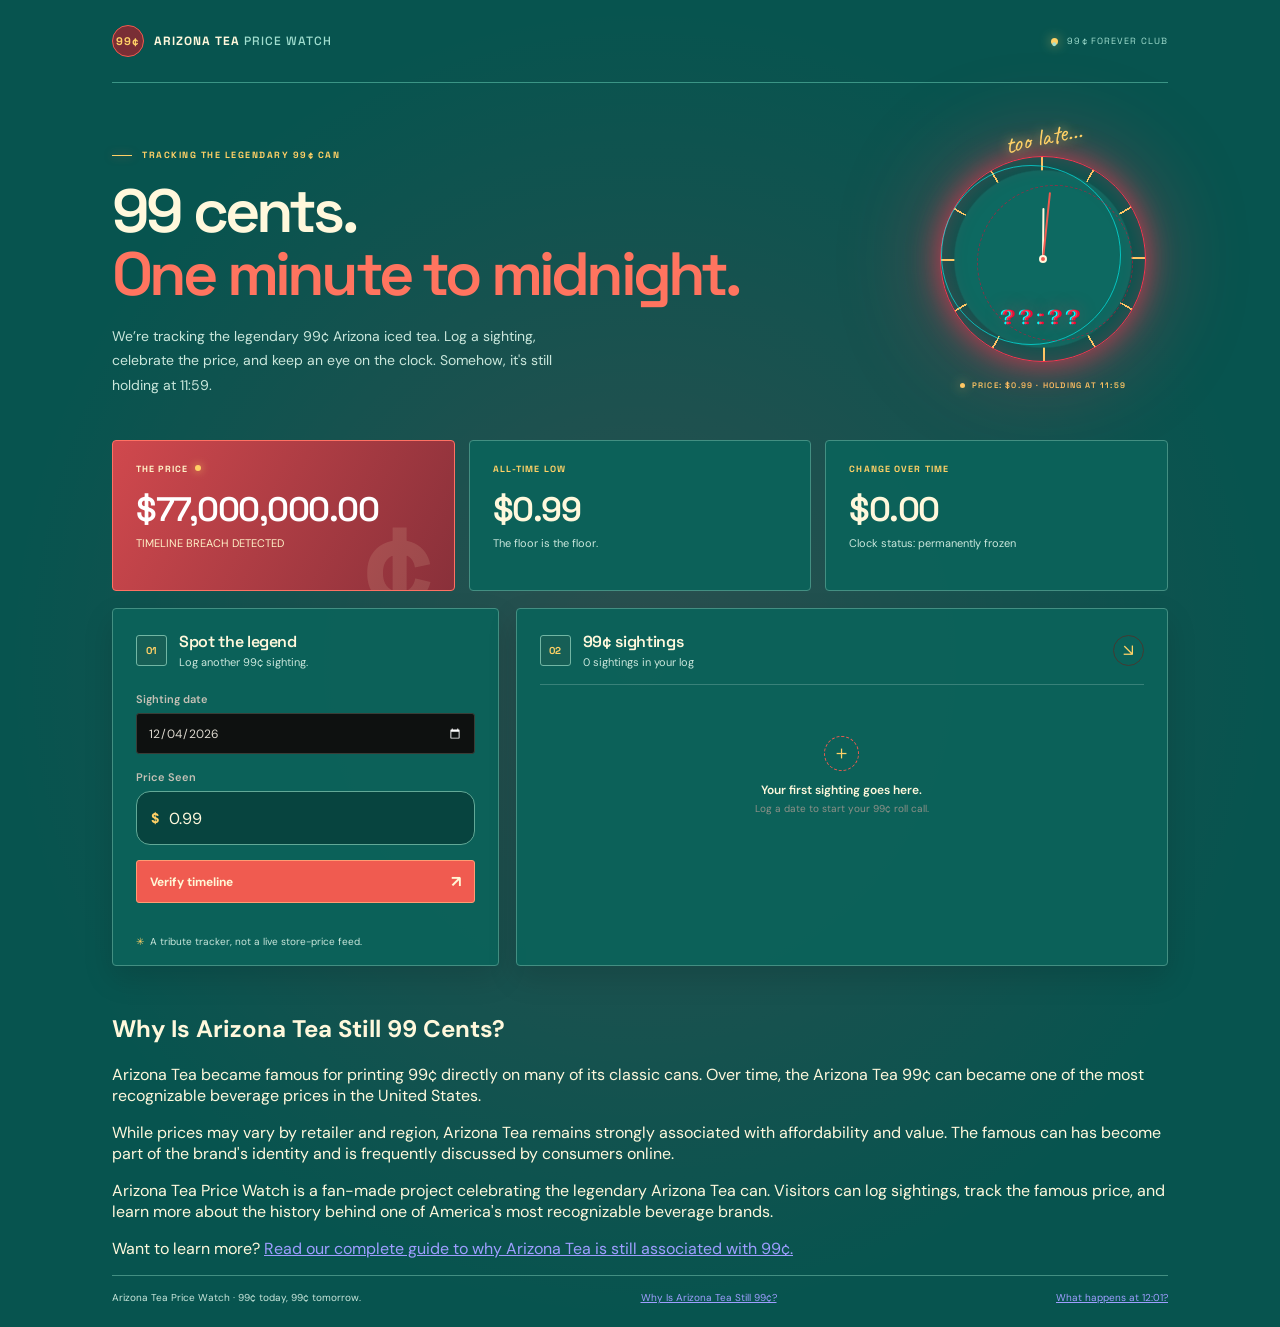
<file: index.html>
<!doctype html>
<html lang="en">
  <head>
    <script type="application/ld+json">
{
  "@context":"https://schema.org",
  "@type":"WebSite",
  "name":"Arizona Tea Price Watch",
  "url":"https://arizonateadoomsdayclock.com/",
  "description":"A fan-made project celebrating the legendary Arizona Tea 99 cent can."
}
</script>
    <link
  href="https://fonts.googleapis.com/css2?family=Caveat:wght@700&display=swap"
  rel="stylesheet">
    <meta charset="utf-8" />
    <meta name="viewport" content="width=device-width, initial-scale=1" />
    <meta
  name="description"
  content="Arizona Tea Price Watch tracks the legendary 99¢ Arizona Iced Tea can. Log sightings, celebrate the famous price, and discover the hidden 12:01 timeline."
/>
    <meta
  name="keywords"
  content="Arizona Tea, Arizona Tea 99 cents, Arizona Tea price, Arizona Tea price watch, Arizona Tea tracker, Arizona Iced Tea, Arizona Tea inflation"
/>
    <meta name="theme-color" content="#073c3b" />
   <title>Arizona Tea Price Watch | Tracking the Legendary 99¢ Can</title>
    <link rel="preconnect" href="https://fonts.googleapis.com" />
    <link rel="preconnect" href="https://fonts.gstatic.com" crossorigin />
    <link
      href="https://fonts.googleapis.com/css2?family=DM+Sans:wght@400;500;600;700&family=Space+Grotesk:wght@400;500;600;700&display=swap"
      rel="stylesheet"
    />
    <link rel="stylesheet" href="styles.css" />
    <link rel="stylesheet" href="arizona-theme.css" />
    <script src="app.js" defer></script>
  </head>
  <body>
    <main class="page-shell">
      <header class="topbar">
        <a class="brand" href="index.html" aria-label="Arizona Tea Price Watch home">
  <span class="brand-mark" aria-hidden="true">99¢</span>
  <span>ARIZONA TEA <span class="brand-light">PRICE WATCH</span></span>
</a>
        <span class="privacy-note"><span aria-hidden="true">●</span> 99¢ FOREVER CLUB</span>
      </header>

      <section class="intro" aria-labelledby="page-title">
        <div class="intro-copyblock">
          <p class="eyebrow">
  <span class="eyebrow-line"></span>
  TRACKING THE LEGENDARY 99¢ CAN
</p>
          <h1 id="page-title">
  99 cents.<br />
  <span>One minute to midnight.</span>
</h1>
          <p class="intro-copy">
            We’re tracking the legendary 99¢ Arizona iced tea. Log a sighting,
celebrate the price, and keep an eye on the clock. Somehow, it's still holding at 11:59.
          </p>
        </div>
        <figure
          class="clock-motif"
          aria-label="Decorative clock permanently frozen at 11:59; click it for a silly fictional after-midnight timeline."
        >
          <a
  class="clock-easter-egg"
  href="midnight.html"
  aria-label="Decorative clock"
>
            <div class="clock-face" aria-hidden="true">
              <span class="clock-hand clock-hand-hour"></span>
              <span class="clock-hand clock-hand-minute"></span>
              <span class="clock-center"></span>
              <span class="clock-time">11:59</span>
            </div>
<div
  class="clock-whisper"
  id="clock-whisper"
>
  click me...
</div>
          </a>
          <figcaption>
  <span class="warning-light"></span>
  PRICE: $0.99 · HOLDING AT 11:59
</figcaption>
        </figure>
      </section>

      <section class="dashboard" aria-label="Arizona iced tea 99-cent price tracker">
        <div class="summary-grid" aria-live="polite">
          <article class="summary-card current-card">
            <div class="summary-label">THE PRICE <span class="live-dot" aria-hidden="true"></span></div>
            <p class="summary-value" id="latest-price">$0.99</p>
            <p class="summary-foot" id="latest-date">The legendary price. Still standing.</p>
            <span class="card-decoration" aria-hidden="true">¢</span>
          </article>
          <article class="summary-card">
            <div class="summary-label">ALL-TIME LOW</div>
            <p class="summary-value" id="lowest-price">$0.99</p>
            <p class="summary-foot" id="lowest-date">The floor is the floor.</p>
          </article>
          <article class="summary-card">
            <div class="summary-label">CHANGE OVER TIME</div>
            <p class="summary-value" id="price-change">$0.00</p>
            <p class="summary-foot" id="change-caption">Clock status: permanently frozen</p>
          </article>
        </div>

        <div class="content-grid">
          <section class="panel add-panel" aria-labelledby="add-title">
            <div class="panel-heading">
              <span class="step-number">01</span>
              <div>
                <h2 id="add-title">Spot the legend</h2>
                <p>Log another 99¢ sighting.</p>
              </div>
            </div>
            <form id="price-form">
              <label for="entry-date">Sighting date</label>
              <input id="entry-date" name="date" type="date" required />
              <label for="entry-price">
  Price Seen
</label>

<div class="price-input-wrap">

  <span class="price-prefix">
    $
  </span>

  <input
    id="entry-price"
    name="price"
    type="number"
    step="0.01"
    min="0.99"
    value="0.99"
    required
  />

</div>
              <button class="submit-button" type="submit">
                Verify timeline <span aria-hidden="true">↗</span>
              </button>
              <p class="form-message" id="form-message" role="status" aria-live="polite"></p>
            </form>
            <div class="tiny-note"><span aria-hidden="true">✳</span> A tribute tracker, not a live store-price feed.</div>
          </section>

          <section class="panel history-panel" aria-labelledby="history-title">
            <div class="history-heading">
              <div class="panel-heading">
                <span class="step-number">02</span>
                <div>
                  <h2 id="history-title">99¢ sightings</h2>
                  <p id="entry-count">Your sightings, saved on this device.</p>
                </div>
              </div>
              <span class="history-icon" aria-hidden="true">↘</span>
            </div>
            <div class="history-list" id="history-list">
              <div class="empty-state">
                <span class="empty-icon" aria-hidden="true">＋</span>
                <p>Your first sighting goes here.</p>
                <span>Log a date to start your 99¢ roll call.</span>
              </div>
            </div>
          </section>
        </div>
      </section>
<section class="seo-section">

  <h2>
    Why Is Arizona Tea Still 99 Cents?
  </h2>

  <p>
    Arizona Tea became famous for printing 99¢ directly on many of its
    classic cans. Over time, the Arizona Tea 99¢ can became one of the
    most recognizable beverage prices in the United States.
  </p>

  <p>
    While prices may vary by retailer and region, Arizona Tea remains
    strongly associated with affordability and value. The famous can has
    become part of the brand's identity and is frequently discussed by
    consumers online.
  </p>

  <p>
    Arizona Tea Price Watch is a fan-made project celebrating the
    legendary Arizona Tea can. Visitors can log sightings, track the
    famous price, and learn more about the history behind one of
    America's most recognizable beverage brands.
  </p>

  <p>
    Want to learn more?
    <a href="why-is-arizona-tea-still-99-cents.html">
      Read our complete guide to why Arizona Tea is still associated
      with 99¢.
    </a>
  </p>

</section>
<footer class="footer">

  <span>
    Arizona Tea Price Watch · 99¢ today, 99¢ tomorrow.
  </span>

  <span>
    <a href="why-is-arizona-tea-still-99-cents.html">
      Why Is Arizona Tea Still 99¢?
    </a>
  </span>

  <span>
    <a href="midnight.html">
      What happens at 12:01?
    </a>
  </span>

</footer>
    </main>
  </body>
</html>
</file>
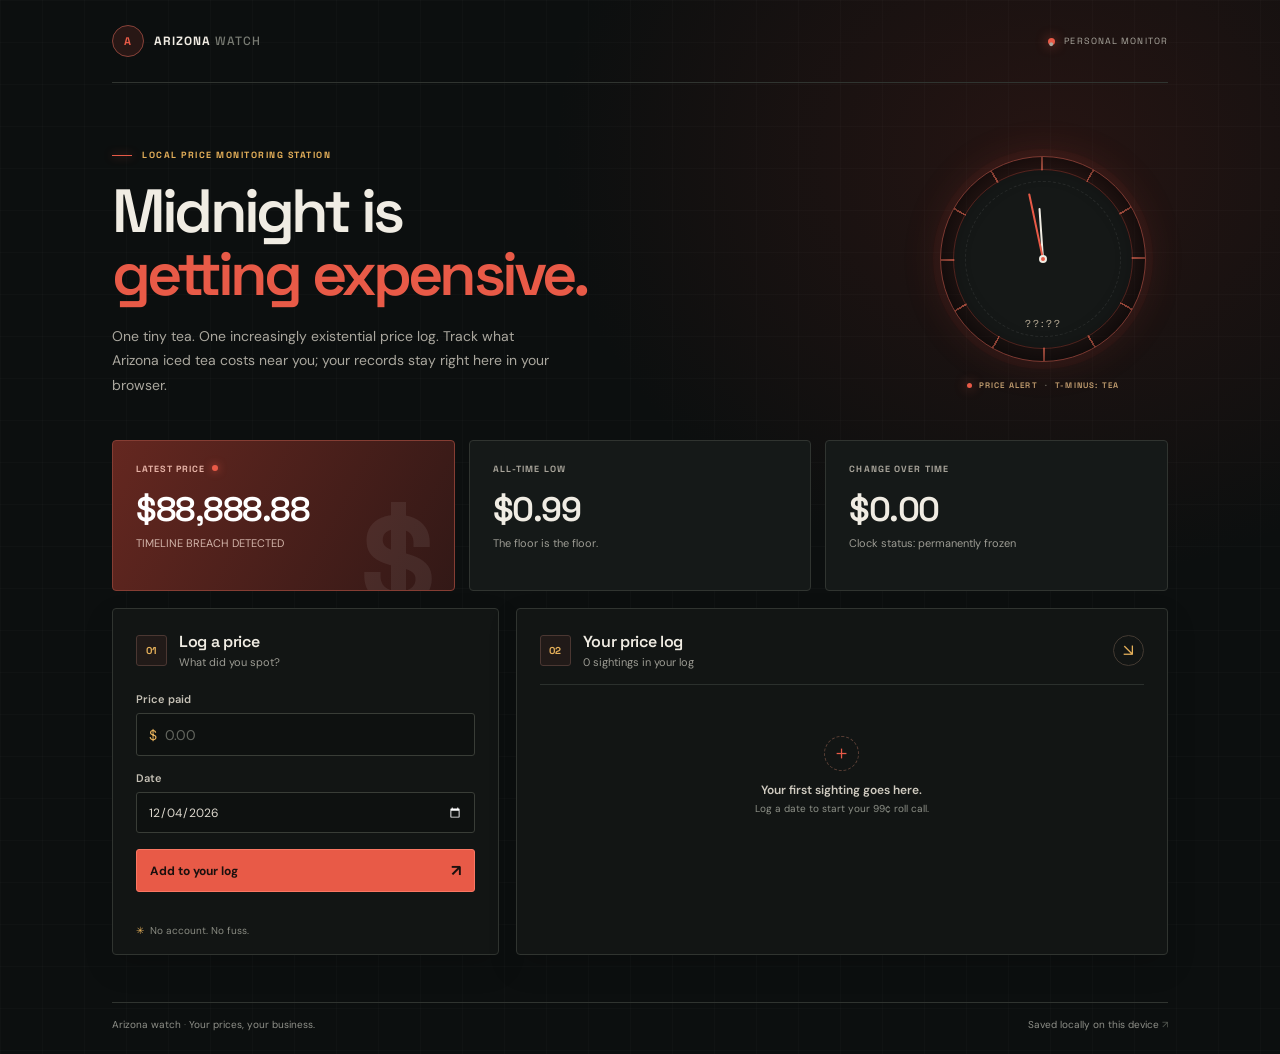
<file: index (5).html>
<!doctype html>
<html lang="en">
  <head>
    <meta charset="utf-8" />
    <meta name="viewport" content="width=device-width, initial-scale=1" />
    <meta
      name="description"
      content="A simple personal tracker for the price of Arizona iced tea."
    />
    <meta name="theme-color" content="#0c0f0f" />
    <title>Arizona Watch — Price Monitor</title>
    <link rel="preconnect" href="https://fonts.googleapis.com" />
    <link rel="preconnect" href="https://fonts.gstatic.com" crossorigin />
    <link
      href="https://fonts.googleapis.com/css2?family=DM+Sans:wght@400;500;600;700&family=Space+Grotesk:wght@400;500;600;700&display=swap"
      rel="stylesheet"
    />
    <link rel="stylesheet" href="styles.css" />
    <script src="app.js" defer></script>
  </head>
  <body>
    <main class="page-shell">
      <header class="topbar">
        <a class="brand" href="#" aria-label="Arizona Price Tracker home">
          <span class="brand-mark" aria-hidden="true">A<span>W</span></span>
          <span>ARIZONA <span class="brand-light">WATCH</span></span>
        </a>
        <span class="privacy-note"><span aria-hidden="true">●</span> PERSONAL MONITOR</span>
      </header>

      <section class="intro" aria-labelledby="page-title">
        <div class="intro-copyblock">
          <p class="eyebrow"><span class="eyebrow-line"></span> LOCAL PRICE MONITORING STATION</p>
          <h1 id="page-title">Midnight is<br /><span>getting expensive.</span></h1>
          <p class="intro-copy">
            One tiny tea. One increasingly existential price log. Track what Arizona
            iced tea costs near you; your records stay right here in your browser.
          </p>
        </div>
        <figure
          class="clock-motif"
          aria-label="Decorative clock set close to midnight; it does not display a real countdown."
        >
          <div class="clock-face" aria-hidden="true">
            <span class="clock-hand clock-hand-hour"></span>
            <span class="clock-hand clock-hand-minute"></span>
            <span class="clock-center"></span>
            <span class="clock-time">11:58</span>
          </div>
          <figcaption><span class="warning-light"></span> PRICE ALERT <span>·</span> T-MINUS: TEA</figcaption>
        </figure>
      </section>

      <section class="dashboard" aria-label="Arizona iced tea price tracker">
        <div class="summary-grid" aria-live="polite">
          <article class="summary-card current-card">
            <div class="summary-label">LATEST PRICE <span class="live-dot"></span></div>
            <p class="summary-value" id="latest-price">—</p>
            <p class="summary-foot" id="latest-date">Waiting for your first entry</p>
            <span class="card-decoration" aria-hidden="true">$</span>
          </article>
          <article class="summary-card">
            <div class="summary-label">ALL-TIME LOW</div>
            <p class="summary-value" id="lowest-price">—</p>
            <p class="summary-foot" id="lowest-date">Your best find so far</p>
          </article>
          <article class="summary-card">
            <div class="summary-label">CHANGE OVER TIME</div>
            <p class="summary-value" id="price-change">—</p>
            <p class="summary-foot" id="change-caption">From your first entry</p>
          </article>
        </div>

        <div class="content-grid">
          <section class="panel add-panel" aria-labelledby="add-title">
            <div class="panel-heading">
              <span class="step-number">01</span>
              <div>
                <h2 id="add-title">Log a price</h2>
                <p>What did you spot?</p>
              </div>
            </div>
            <form id="price-form">
              <label for="price">Price paid</label>
              <div class="price-input-wrap">
                <span aria-hidden="true">$</span>
                <input
                  id="price"
                  name="price"
                  type="number"
                  inputmode="decimal"
                  min="0.01"
                  max="9999.99"
                  step="0.01"
                  placeholder="0.00"
                  required
                />
              </div>
              <label for="entry-date">Date</label>
              <input id="entry-date" name="date" type="date" required />
              <button class="submit-button" type="submit">
                Add to your log <span aria-hidden="true">↗</span>
              </button>
              <p class="form-message" id="form-message" role="status" aria-live="polite"></p>
            </form>
            <div class="tiny-note"><span aria-hidden="true">✳</span> No account. No fuss.</div>
          </section>

          <section class="panel history-panel" aria-labelledby="history-title">
            <div class="history-heading">
              <div class="panel-heading">
                <span class="step-number">02</span>
                <div>
                  <h2 id="history-title">Your price log</h2>
                  <p id="entry-count">The little things add up.</p>
                </div>
              </div>
              <span class="history-icon" aria-hidden="true">↘</span>
            </div>
            <div class="history-list" id="history-list">
              <div class="empty-state">
                <span class="empty-icon" aria-hidden="true">＋</span>
                <p>Your first price goes here.</p>
                <span>Log a bottle or can to get started.</span>
              </div>
            </div>
          </section>
        </div>
      </section>

      <footer class="footer">
        <span>Arizona watch <span aria-hidden="true">·</span> Your prices, your business.</span>
        <span>Saved locally on this device <span aria-hidden="true">↗</span></span>
      </footer>
    </main>
  </body>
</html>
</file>
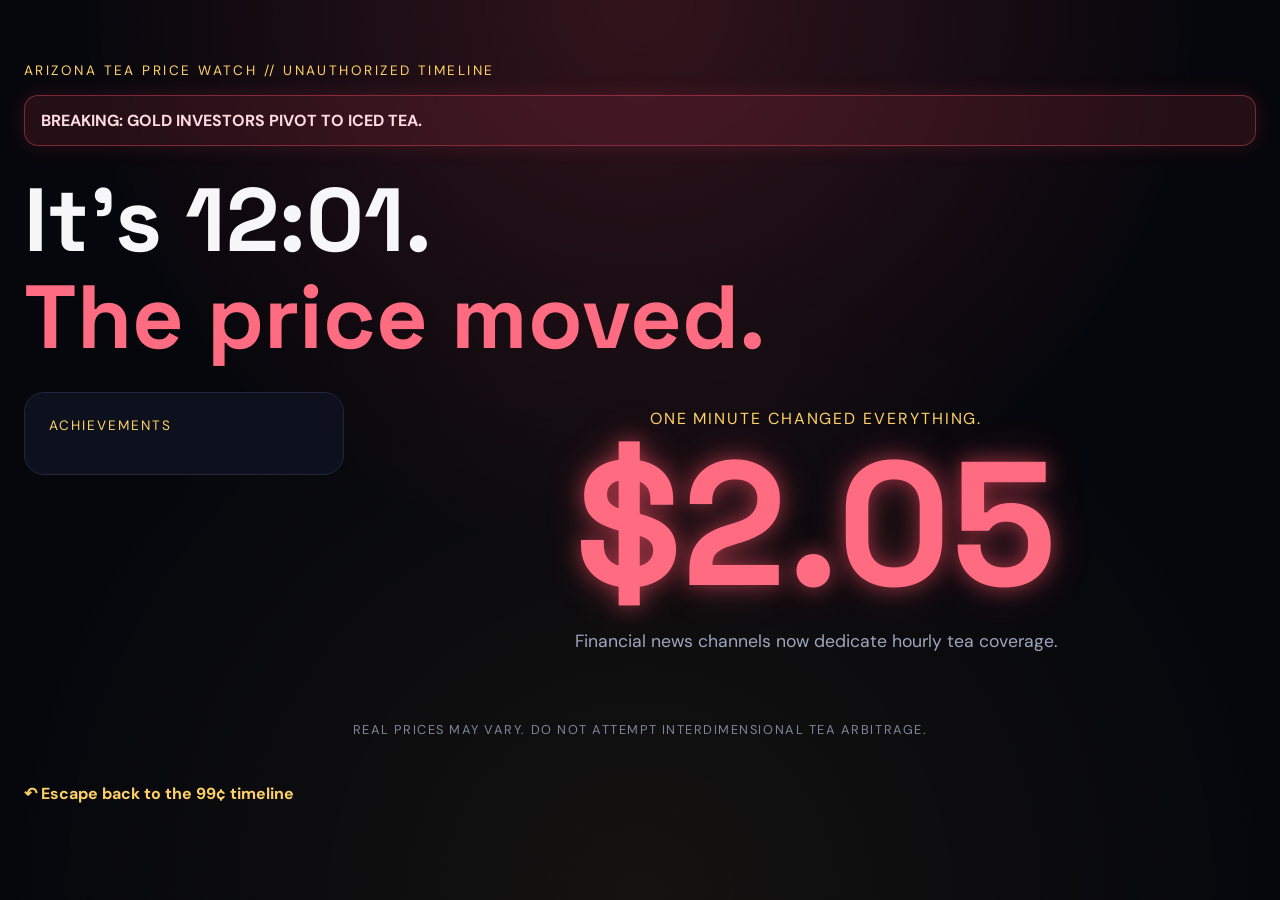
<file: midnight.html>
<!doctype html>
<html lang="en">
<head>
  <meta charset="utf-8">
  <meta name="viewport" content="width=device-width,initial-scale=1">

  <meta
    name="description"
    content="A fictional alternate timeline where the Arizona Tea price finally changed. Secret page unlocked from the Arizona Tea Price Watch clock."
  >

  <meta
    name="keywords"
    content="Arizona Tea, Arizona Tea price, Arizona Tea 99 cent can, Arizona Tea inflation, Arizona Tea Price Watch, Arizona Tea tracker"
  >

  <meta property="og:title" content="Arizona Tea Price Watch | Unauthorized Timeline">
  <meta property="og:description" content="A fictional alternate timeline where the Arizona Tea price finally changed.">
  <meta property="og:type" content="website">

  <title>Arizona Tea Price Watch | Unauthorized Timeline</title>

  <link rel="preconnect" href="https://fonts.googleapis.com">
  <link rel="preconnect" href="https://fonts.gstatic.com" crossorigin>

  <link
    href="https://fonts.googleapis.com/css2?family=DM+Sans:wght@400;500;700&family=Space+Grotesk:wght@400;500;700&display=swap"
    rel="stylesheet"
  >

  <link rel="stylesheet" href="midnight.css">
</head>

<body>

<main class="nightmare">

  <p class="eyebrow">
    ARIZONA TEA PRICE WATCH // UNAUTHORIZED TIMELINE
  </p>

  <div
    id="news-ticker"
    class="headline-ticker"
  >
    BREAKING: Arizona Tea surpasses gold.
  </div>

  <h1>
    It's 12:01.<br>
    <span>The price moved.</span>
  </h1>

  <div class="apocalypse-grid">

    <aside class="side-panel">

      <div class="achievement-title">
        ACHIEVEMENTS
      </div>

      <div
        id="achievements"
        class="achievement-list"
      ></div>

    </aside>

    <section class="price-column">

      <p
        class="warning"
        id="warning"
      >
        The Arizona Tea price is no longer stable.
      </p>

      <div
        class="price-display"
        id="chaos-price"
      >
        $0.99
      </div>

      <p
        class="story"
        id="story"
      >
        The clock moved one minute.

        Nobody was prepared for what happened next.

        The Arizona Tea market entered a state previously believed impossible.
      </p>

    </section>

  </div>

  <p class="disclaimer">
    REAL PRICES MAY VARY.
    DO NOT ATTEMPT INTERDIMENSIONAL TEA ARBITRAGE.
  </p>

  <a
    class="escape-link"
    href="index.html"
  >
    ↶ Escape back to the 99¢ timeline
  </a>

</main>

<script src="midnight-app.js"></script>

</body>
</html>
</file>
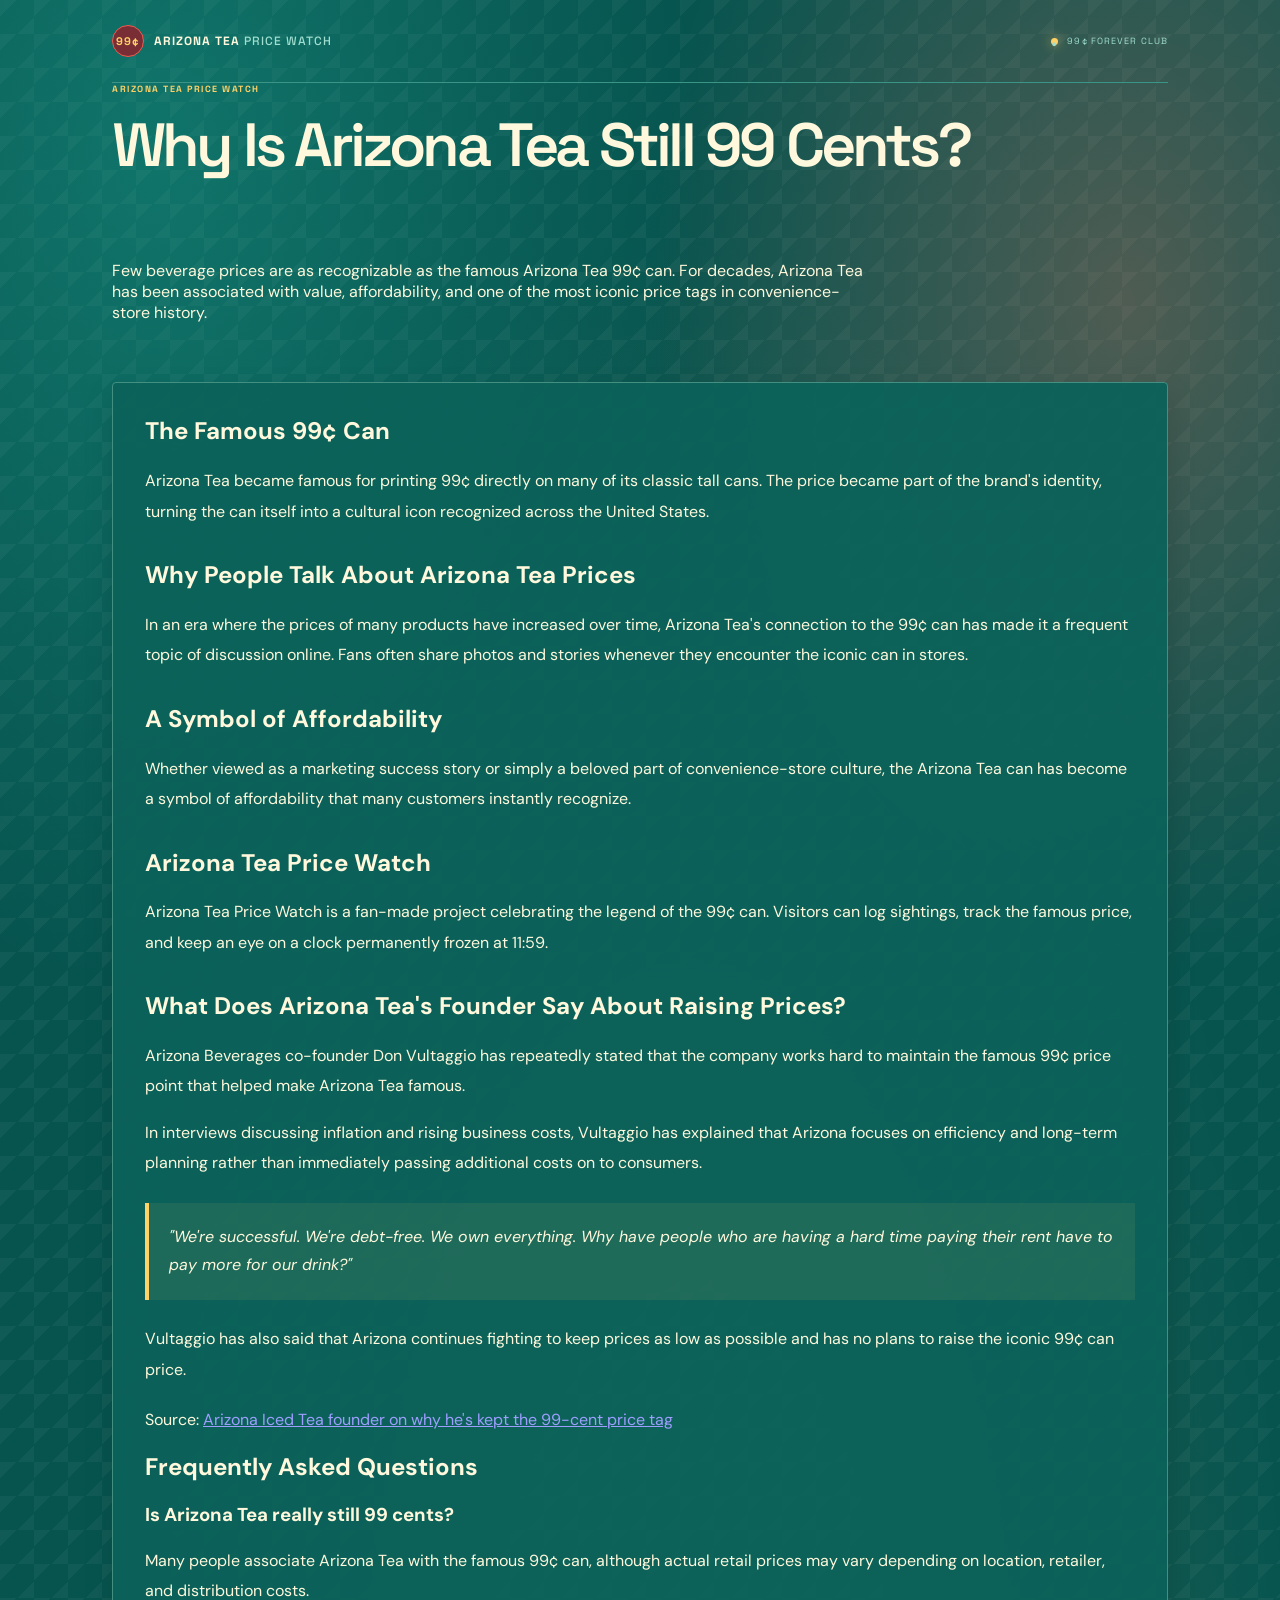
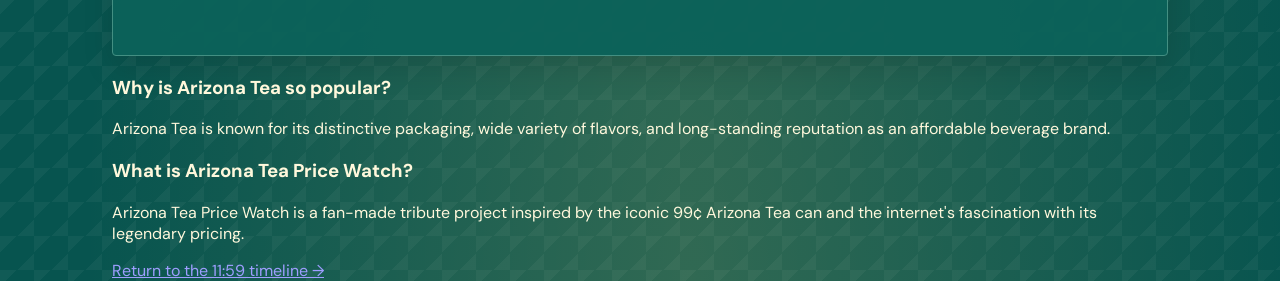
<file: why-is-arizona-tea-still-99-cents.html>
<!doctype html>
<html lang="en">
<head>
  <meta charset="utf-8">
  <meta name="viewport" content="width=device-width, initial-scale=1">

  <title>Why Is Arizona Tea Still 99 Cents? | Arizona Tea Price Watch</title>

  <meta
    name="description"
    content="Learn why Arizona Tea became famous for its iconic 99-cent cans and why the legendary Arizona Tea price remains part of American convenience store culture."
  >

  <meta
    name="keywords"
    content="Arizona Tea, Arizona Tea 99 cents, Arizona Tea price, Arizona Tea can, Arizona Tea history, Arizona Tea inflation, Arizona Tea Price Watch"
  >

  <meta name="theme-color" content="#073c3b">

  <link rel="preconnect" href="https://fonts.googleapis.com">
  <link rel="preconnect" href="https://fonts.gstatic.com" crossorigin>

  <link
    href="https://fonts.googleapis.com/css2?family=Caveat:wght@700&display=swap"
    rel="stylesheet"
  >

  <link
    href="https://fonts.googleapis.com/css2?family=DM+Sans:wght@400;500;600;700&family=Space+Grotesk:wght@400;500;600;700&display=swap"
    rel="stylesheet"
  >

  <link rel="stylesheet" href="styles.css">
  <link rel="stylesheet" href="arizona-theme.css">

  <style>
    .article-panel {
      padding: 32px;
    }

    .article-panel h2 {
      margin-top: 32px;
    }

    .article-panel h2:first-child {
      margin-top: 0;
    }

    .article-panel p {
      line-height: 1.9;
    }

    blockquote {
      margin: 24px 0;
      padding: 20px;
      border-left: 4px solid #ffd166;
      background: rgba(255,209,102,.08);
      color: #fff8dc;
      line-height: 1.8;
      font-style: italic;
    }

    .source-link {
      margin-top: 20px;
    }
  </style>

  <script type="application/ld+json">
  {
    "@context":"https://schema.org",
    "@type":"Article",
    "headline":"Why Is Arizona Tea Still 99 Cents?",
    "description":"Learn why Arizona Tea became famous for its iconic 99-cent cans and why the legendary price became part of American convenience store culture.",
    "author":{
      "@type":"Organization",
      "name":"Arizona Tea Price Watch"
    },
    "publisher":{
      "@type":"Organization",
      "name":"Arizona Tea Price Watch"
    }
  }
  </script>
</head>

<body>

<main class="page-shell">

  <header class="topbar">

  <a
    class="brand"
    href="index.html"
    aria-label="Arizona Tea Price Watch home"
  >

    <span
      class="brand-mark"
      aria-hidden="true"
    >
      99¢
    </span>

    <span>
      ARIZONA TEA
      <span class="brand-light">
        PRICE WATCH
      </span>
    </span>

  </a>

  <span class="privacy-note">
    <span aria-hidden="true">●</span>
    99¢ FOREVER CLUB
  </span>

</header>

  <p class="eyebrow">
    ARIZONA TEA PRICE WATCH
  </p>

  <h1>
    Why Is Arizona Tea Still 99 Cents?
  </h1>

  <p class="intro">
    Few beverage prices are as recognizable as the famous Arizona Tea 99¢ can.
    For decades, Arizona Tea has been associated with value, affordability,
    and one of the most iconic price tags in convenience-store history.
  </p>

  <section class="panel article-panel">

    <h2>
      The Famous 99¢ Can
    </h2>

    <p>
      Arizona Tea became famous for printing 99¢ directly on many of its
      classic tall cans. The price became part of the brand's identity,
      turning the can itself into a cultural icon recognized across the
      United States.
    </p>

    <h2>
      Why People Talk About Arizona Tea Prices
    </h2>

    <p>
      In an era where the prices of many products have increased over time,
      Arizona Tea's connection to the 99¢ can has made it a frequent topic
      of discussion online. Fans often share photos and stories whenever
      they encounter the iconic can in stores.
    </p>

    <h2>
      A Symbol of Affordability
    </h2>

    <p>
      Whether viewed as a marketing success story or simply a beloved part
      of convenience-store culture, the Arizona Tea can has become a symbol
      of affordability that many customers instantly recognize.
    </p>

    <h2>
      Arizona Tea Price Watch
    </h2>

    <p>
      Arizona Tea Price Watch is a fan-made project celebrating the legend
      of the 99¢ can. Visitors can log sightings, track the famous price,
      and keep an eye on a clock permanently frozen at 11:59.
    </p>
<h2>
  What Does Arizona Tea's Founder Say About Raising Prices?
</h2>

<p>
  Arizona Beverages co-founder Don Vultaggio has repeatedly stated that
  the company works hard to maintain the famous 99¢ price point that helped
  make Arizona Tea famous.
</p>

<p>
  In interviews discussing inflation and rising business costs, Vultaggio
  has explained that Arizona focuses on efficiency and long-term planning
  rather than immediately passing additional costs on to consumers.
</p>

<blockquote>
  "We're successful. We're debt-free. We own everything. Why have people
  who are having a hard time paying their rent have to pay more for our drink?"
</blockquote>

<p>
  Vultaggio has also said that Arizona continues fighting to keep prices
  as low as possible and has no plans to raise the iconic 99¢ can price.
</p>

    <p class="source-link">
  Source:
  <a
    href="https://www.today.com/food/trends/arizona-iced-tea-99-cents-founder-don-vultaggio-rcna24899"
    target="_blank"
    rel="noopener noreferrer"
  >
    Arizona Iced Tea founder on why he's kept the 99-cent price tag
  </a>
</p>
    
    <div class="faq">

      <h2>
        Frequently Asked Questions
      </h2>

      <div class="faq-item">
        <h3>
          Is Arizona Tea really still 99 cents?
        </h3>

        <p>
          Many people associate Arizona Tea with the famous 99¢ can,
          although actual retail prices may vary depending on location,
          retailer, and distribution costs.
        </p>
   </section>

      <div class="faq-item">
        <h3>
          Why is Arizona Tea so popular?
        </h3>

        <p>
          Arizona Tea is known for its distinctive packaging, wide variety
          of flavors, and long-standing reputation as an affordable beverage
          brand.
        </p>
      </div>

      <div class="faq-item">
        <h3>
          What is Arizona Tea Price Watch?
        </h3>

        <p>
          Arizona Tea Price Watch is a fan-made tribute project inspired by
          the iconic 99¢ Arizona Tea can and the internet's fascination with
          its legendary pricing.
        </p>
      </div>

    </div>

  </div>

  <a
    class="footer-link"
    href="index.html"
  >
    Return to the 11:59 timeline →
  </a>

</main>

</body>
</html>
</file>
<file: styles.css>
:root {
  color-scheme: dark;
  --ink: #f0ece3;
  --muted: #9c9b93;
  --red: #e85a47;
  --red-dark: #b73e32;
  --paper: #0c0f0f;
  --panel: #151918;
  --line: #303430;
  --amber: #e5b05a;
  font-family: "DM Sans", sans-serif;
  font-synthesis: none;
  text-rendering: optimizeLegibility;
}

* {
  box-sizing: border-box;
}

body {
  min-width: 320px;
  margin: 0;
  background:
    linear-gradient(rgb(255 255 255 / 1.5%) 1px, transparent 1px),
    linear-gradient(90deg, rgb(255 255 255 / 1.5%) 1px, transparent 1px),
    radial-gradient(ellipse at 82% 15%, rgb(108 35 28 / 27%), transparent 31rem),
    var(--paper);
  background-size: 42px 42px, 42px 42px, auto, auto;
  color: var(--ink);
}

button,
input {
  font: inherit;
}

.page-shell {
  width: min(1056px, calc(100% - 48px));
  margin: 0 auto;
}

.topbar {
  display: flex;
  height: 83px;
  align-items: center;
  justify-content: space-between;
  border-bottom: 1px solid var(--line);
}

.brand {
  display: inline-flex;
  align-items: center;
  gap: 10px;
  color: var(--ink);
  font-family: "Space Grotesk", sans-serif;
  font-size: 12px;
  font-weight: 700;
  letter-spacing: 1px;
  text-decoration: none;
}

.brand-mark {
  display: grid;
  width: 32px;
  height: 32px;
  place-content: center;
  border: 1px solid #884239;
  border-radius: 50%;
  background: #281715;
  color: var(--red);
  font-size: 11px;
}

.brand-mark span {
  display: none;
}

.brand-light {
  color: #777a72;
  font-weight: 500;
}

.privacy-note {
  display: inline-flex;
  align-items: center;
  gap: 9px;
  color: #aaa79e;
  font-family: "Space Grotesk", sans-serif;
  font-size: 9px;
  letter-spacing: 1.1px;
}

.privacy-note span,
.warning-light {
  width: 7px;
  height: 7px;
  border-radius: 50%;
  background: var(--red);
  box-shadow: 0 0 12px rgb(232 90 71 / 70%);
  animation: warning-pulse 2.4s ease-in-out infinite;
}

.intro {
  display: grid;
  grid-template-columns: minmax(0, 1fr) 250px;
  align-items: center;
  gap: 45px;
  padding: 66px 0 43px;
}

.intro-copyblock {
  max-width: 640px;
}

.eyebrow,
.summary-label {
  font-family: "Space Grotesk", sans-serif;
  font-size: 9px;
  font-weight: 700;
  letter-spacing: 1.5px;
}

.eyebrow {
  display: flex;
  align-items: center;
  gap: 10px;
  margin: 0 0 19px;
  color: var(--amber);
}

.eyebrow-line {
  width: 20px;
  height: 1px;
  background: var(--red);
  box-shadow: 0 0 8px rgb(232 90 71 / 70%);
}

h1,
h2,
p {
  margin-top: 0;
}

h1 {
  margin-bottom: 17px;
  font-family: "Space Grotesk", sans-serif;
  font-size: clamp(42px, 6vw, 61px);
  font-weight: 600;
  letter-spacing: -3.8px;
  line-height: 1.04;
}

h1 span {
  color: var(--red);
}

.intro-copy {
  max-width: 440px;
  margin-bottom: 0;
  color: #aaa79e;
  font-size: 14px;
  line-height: 1.75;
}

.clock-motif {
  display: flex;
  flex-direction: column;
  align-items: center;
  margin: 0;
}

.clock-face {
  position: relative;
  width: 206px;
  aspect-ratio: 1;
  border: 1px solid #7d3931;
  border-radius: 50%;
  background:
    radial-gradient(circle, #151817 0 61%, transparent 62%),
    repeating-conic-gradient(from -1deg, #ae5242 0deg 1deg, transparent 1deg 30deg);
  box-shadow:
    0 0 0 7px rgb(232 90 71 / 4%),
    0 0 38px rgb(165 54 42 / 20%),
    inset 0 0 24px rgb(0 0 0 / 65%);
}

.clock-face::before {
  position: absolute;
  inset: 12px;
  border: 1px solid rgb(232 90 71 / 26%);
  border-radius: 50%;
  content: "";
}

.clock-face::after {
  position: absolute;
  inset: 24px;
  border: 1px dashed rgb(255 255 255 / 8%);
  border-radius: 50%;
  content: "";
}

.clock-hand {
  position: absolute;
  z-index: 1;
  bottom: 50%;
  left: 50%;
  display: block;
  width: 2px;
  border-radius: 2px;
  background: var(--ink);
  transform-origin: center bottom;
}

.clock-hand-hour {
  height: 51px;
  transform: translateX(-50%) rotate(356deg);
}

.clock-hand-minute {
  height: 67px;
  background: var(--red);
  transform: translateX(-50%) rotate(348deg);
}

.clock-center {
  position: absolute;
  z-index: 2;
  top: 50%;
  left: 50%;
  width: 8px;
  height: 8px;
  border: 2px solid var(--ink);
  border-radius: 50%;
  background: var(--red);
  transform: translate(-50%, -50%);
}

.clock-time {
  position: absolute;
  right: 0;
  bottom: 31px;
  left: 0;
  color: #c7b9a2;
  font-family: "Space Grotesk", sans-serif;
  font-size: 10px;
  letter-spacing: 2px;
  text-align: center;
}

.clock-motif figcaption {
  display: flex;
  align-items: center;
  gap: 7px;
  margin-top: 18px;
  color: #c9a474;
  font-family: "Space Grotesk", sans-serif;
  font-size: 8px;
  font-weight: 600;
  letter-spacing: 1.2px;
}

.clock-motif figcaption > span:not(.warning-light) {
  color: #6d6b63;
}

.warning-light {
  display: inline-block;
  width: 5px;
  height: 5px;
  flex: 0 0 auto;
}

.dashboard {
  padding-bottom: 47px;
}

.summary-grid {
  display: grid;
  grid-template-columns: repeat(3, 1fr);
  gap: 14px;
  margin-bottom: 17px;
}

.summary-card {
  position: relative;
  min-height: 151px;
  overflow: hidden;
  padding: 22px 23px;
  border: 1px solid var(--line);
  border-radius: 4px;
  background: var(--panel);
}

.current-card {
  border-color: #853d33;
  background:
    linear-gradient(118deg, rgb(119 43 34 / 72%), rgb(50 24 22 / 95%)),
    #341d1a;
  color: white;
}

.summary-label {
  color: #a7a399;
  font-size: 9px;
  letter-spacing: 1.1px;
}

.current-card .summary-label {
  color: #e7b4a8;
}

.live-dot {
  display: inline-block;
  width: 6px;
  height: 6px;
  margin-left: 4px;
  border-radius: 50%;
  background: var(--red);
  box-shadow: 0 0 9px rgb(232 90 71 / 80%);
  vertical-align: 1px;
}

.summary-value {
  position: relative;
  z-index: 1;
  margin: 18px 0 3px;
  font-family: "Space Grotesk", sans-serif;
  font-size: 34px;
  font-weight: 600;
  letter-spacing: -1.5px;
  line-height: 1;
}

.summary-foot {
  position: relative;
  z-index: 1;
  margin: 9px 0 0;
  color: var(--muted);
  font-size: 11px;
}

.current-card .summary-foot {
  color: #d3b5aa;
}

.card-decoration {
  position: absolute;
  right: 18px;
  bottom: -34px;
  color: rgb(255 255 255 / 7%);
  font-family: "Space Grotesk", sans-serif;
  font-size: 125px;
  font-weight: 700;
  line-height: 1;
}

.content-grid {
  display: grid;
  grid-template-columns: 0.83fr 1.4fr;
  gap: 17px;
}

.panel {
  min-width: 0;
  border: 1px solid var(--line);
  border-radius: 4px;
  background: rgb(18 22 21 / 95%);
  box-shadow: 0 12px 30px rgb(0 0 0 / 13%);
}

.add-panel {
  padding: 22px 23px 17px;
}

.panel-heading {
  display: flex;
  align-items: center;
  gap: 12px;
}

.step-number {
  display: grid;
  width: 31px;
  height: 31px;
  flex: 0 0 auto;
  place-items: center;
  border: 1px solid #4b3732;
  border-radius: 3px;
  background: #211a18;
  color: var(--amber);
  font-family: "Space Grotesk", sans-serif;
  font-size: 10px;
  font-weight: 700;
}

.panel-heading h2 {
  margin: 0 0 3px;
  font-family: "Space Grotesk", sans-serif;
  font-size: 16px;
  font-weight: 600;
  letter-spacing: -0.35px;
}

.panel-heading p {
  margin: 0;
  color: var(--muted);
  font-size: 11px;
}

#price-form {
  margin-top: 23px;
}

#price-form label {
  display: block;
  margin: 0 0 7px;
  color: #c5c0b5;
  font-size: 11px;
  font-weight: 600;
}

.price-input-wrap {
  display: flex;
  height: 43px;
  align-items: center;
  gap: 8px;
  margin-bottom: 15px;
  padding: 0 12px;
  border: 1px solid #393d37;
  border-radius: 3px;
  background: #0e1110;
  color: var(--amber);
  transition: border-color 140ms ease, box-shadow 140ms ease;
}

.price-input-wrap:focus-within,
#entry-date:focus {
  border-color: var(--red);
  box-shadow: 0 0 0 3px rgb(232 90 71 / 13%);
  outline: 0;
}

.price-input-wrap > span {
  font-size: 14px;
}

.price-input-wrap input {
  width: 100%;
  min-width: 0;
  height: 100%;
  padding: 0;
  border: 0;
  background: transparent;
  color: var(--ink);
  font-size: 14px;
  outline: 0;
}

.price-input-wrap input::placeholder {
  color: #63665f;
}

#entry-date {
  width: 100%;
  height: 41px;
  margin-bottom: 16px;
  padding: 0 11px;
  border: 1px solid #393d37;
  border-radius: 3px;
  background: #0e1110;
  color: #ddd8ce;
  font-size: 12px;
  transition: border-color 140ms ease, box-shadow 140ms ease;
}

.submit-button {
  display: flex;
  width: 100%;
  height: 43px;
  align-items: center;
  justify-content: space-between;
  padding: 0 13px;
  border: 1px solid #fa7763;
  border-radius: 3px;
  background: var(--red);
  color: #1b100e;
  cursor: pointer;
  font-size: 12px;
  font-weight: 700;
  transition: background 140ms ease, transform 140ms ease;
}

.submit-button:hover {
  background: #f27662;
}

.submit-button:active {
  transform: translateY(1px);
}

.submit-button span {
  font-size: 16px;
}

.form-message {
  min-height: 14px;
  margin: 7px 0 0;
  color: #ff9582;
  font-size: 11px;
}

.tiny-note {
  display: flex;
  align-items: center;
  gap: 6px;
  margin-top: 11px;
  color: #898b82;
  font-size: 10px;
}

.tiny-note span {
  color: var(--amber);
}

.history-panel {
  padding: 22px 23px 12px;
}

.history-heading {
  display: flex;
  align-items: center;
  justify-content: space-between;
  padding-bottom: 15px;
  border-bottom: 1px solid #2b302d;
}

.history-icon {
  display: grid;
  width: 31px;
  height: 31px;
  place-items: center;
  border: 1px solid #433a32;
  border-radius: 50%;
  color: var(--amber);
  font-size: 17px;
}

.history-list {
  max-height: 318px;
  overflow-y: auto;
}

.history-row {
  display: flex;
  min-height: 61px;
  align-items: center;
  gap: 12px;
  border-bottom: 1px solid #272b28;
}

.history-row:last-child {
  border-bottom: 0;
}

.history-date-icon {
  display: grid;
  width: 32px;
  height: 32px;
  flex: 0 0 auto;
  place-items: center;
  border: 1px solid #353831;
  border-radius: 3px;
  background: #1c201d;
  color: #bca879;
  font-size: 13px;
}

.history-details {
  min-width: 0;
  flex: 1;
}

.history-date {
  overflow: hidden;
  color: #e0dcd2;
  font-size: 12px;
  font-weight: 600;
  text-overflow: ellipsis;
  white-space: nowrap;
}

.history-note {
  margin-top: 3px;
  color: #8e9188;
  font-size: 10px;
}

.history-amount {
  color: #f2c371;
  font-family: "Space Grotesk", sans-serif;
  font-size: 15px;
  font-weight: 600;
}

.delete-entry {
  width: 28px;
  height: 28px;
  flex: 0 0 auto;
  padding: 0;
  border: 0;
  border-radius: 3px;
  background: transparent;
  color: #aaa59a;
  cursor: pointer;
  font-size: 16px;
  opacity: 0;
  transition: background 140ms ease, color 140ms ease, opacity 140ms ease;
}

.history-row:hover .delete-entry,
.delete-entry:focus-visible {
  opacity: 1;
}

.delete-entry:hover {
  background: #38211d;
  color: #ff9582;
}

.empty-state {
  display: flex;
  min-height: 180px;
  flex-direction: column;
  align-items: center;
  justify-content: center;
  text-align: center;
}

.empty-icon {
  display: grid;
  width: 35px;
  height: 35px;
  margin-bottom: 11px;
  place-items: center;
  border: 1px dashed #5c4036;
  border-radius: 50%;
  color: var(--red);
  font-size: 19px;
}

.empty-state p {
  margin: 0 0 4px;
  color: #d0cbc0;
  font-size: 12px;
  font-weight: 600;
}

.empty-state > span:last-child {
  color: #8e9188;
  font-size: 10px;
}

.footer {
  display: flex;
  justify-content: space-between;
  padding: 15px 0 23px;
  border-top: 1px solid var(--line);
  color: #8f9089;
  font-size: 10px;
}

.footer span span {
  color: #555a53;
}

@keyframes warning-pulse {
  0%,
  100% {
    opacity: 1;
    box-shadow: 0 0 12px rgb(232 90 71 / 65%);
  }

  50% {
    opacity: 0.55;
    box-shadow: 0 0 4px rgb(232 90 71 / 30%);
  }
}

@media (max-width: 680px) {
  .page-shell {
    width: min(100% - 32px, 500px);
  }

  .topbar {
    height: 68px;
  }

  .intro {
    grid-template-columns: minmax(0, 1fr) 128px;
    gap: 12px;
    padding: 47px 0 32px;
  }

  .clock-face {
    width: 124px;
  }

  .clock-face::before {
    inset: 8px;
  }

  .clock-face::after {
    inset: 16px;
  }

  .clock-hand-hour {
    height: 31px;
  }

  .clock-hand-minute {
    height: 41px;
  }

  .clock-time {
    bottom: 18px;
    font-size: 8px;
  }

  .clock-motif figcaption {
    gap: 4px;
    margin-top: 12px;
    font-size: 6px;
    letter-spacing: 0.6px;
  }

  h1 {
    font-size: clamp(36px, 8vw, 49px);
    letter-spacing: -2.7px;
  }

  .intro-copy {
    font-size: 12px;
  }

  .summary-grid {
    grid-template-columns: 1fr 1fr;
    gap: 10px;
  }

  .summary-card {
    min-height: 132px;
    padding: 18px;
  }

  .current-card {
    grid-column: 1 / -1;
    min-height: 140px;
  }

  .summary-value {
    font-size: 30px;
  }

  .content-grid {
    grid-template-columns: 1fr;
    gap: 12px;
  }

  .add-panel,
  .history-panel {
    padding-right: 19px;
    padding-left: 19px;
  }

  .delete-entry {
    opacity: 1;
  }

  .footer {
    gap: 14px;
    font-size: 9px;
  }
}

@media (max-width: 420px) {
  .intro {
    display: flex;
    flex-direction: column;
    align-items: stretch;
    gap: 20px;
  }

  .clock-face {
    width: 82px;
  }

  .clock-hand-hour {
    height: 21px;
  }

  .clock-hand-minute {
    height: 27px;
  }

  .clock-time {
    bottom: 12px;
    font-size: 7px;
  }

  .clock-motif {
    flex-direction: row;
    align-self: center;
    gap: 13px;
  }

  .clock-motif figcaption {
    margin-top: 0;
    font-size: 7px;
    letter-spacing: 0.8px;
  }

  .eyebrow {
    gap: 6px;
    font-size: 7px;
    letter-spacing: 0.8px;
  }

  h1 {
    font-size: 36px;
  }
}

@media (prefers-reduced-motion: reduce) {
  *,
  *::before,
  *::after {
    scroll-behavior: auto !important;
    animation-duration: 0.01ms !important;
    animation-iteration-count: 1 !important;
    transition-duration: 0.01ms !important;
  }
}
</file>
<file: arizona-theme.css>
:root {
  color-scheme: dark;
  --ink: #fff8dc;
  --muted: #b9dcd1;
  --red: #f05b50;
  --red-dark: #c83e49;
  --paper: #07544f;
  --panel: #0b625a;
  --line: #3b9586;
  --amber: #ffd166;
}

body {
  background:
    radial-gradient(ellipse at 12% 8%, rgb(40 200 176 / 28%), transparent 34rem),
    radial-gradient(ellipse at 88% 16%, rgb(245 111 91 / 30%), transparent 30rem),
    radial-gradient(ellipse at 54% 100%, rgb(255 209 102 / 17%), transparent 38rem),
    linear-gradient(135deg, rgb(255 255 255 / 4%) 25%, transparent 25%) 0 0 / 34px 34px,
    linear-gradient(315deg, rgb(255 255 255 / 4%) 25%, transparent 25%) 0 0 / 34px 34px,
    var(--paper);
}

.brand-mark {
  border-color: #f05b50;
  background: #792e35;
  color: #ffd166;
}

.brand-light,
.privacy-note {
  color: #a0decf;
}

.privacy-note span,
.warning-light {
  animation: none;
  background: #ffd166;
  box-shadow: 0 0 12px rgb(255 209 102 / 75%);
}

.eyebrow,
.eyebrow-line,
.summary-label,
.tiny-note span,
.history-icon,
.history-amount {
  color: #ffd166;
}

.eyebrow-line {
  background: #ffd166;
}

.intro-copy,
.summary-foot,
.panel-heading p,
.history-note,
.footer,
.tiny-note {
  color: #cae7dc;
}

h1 span {
  color: #ff745f;
}

.clock-face {
  border-color: #ff7461;
  background:
    radial-gradient(circle, #0d6961 0 61%, transparent 62%),
    repeating-conic-gradient(from -1deg, #ffd166 0deg 1deg, transparent 1deg 30deg);
  box-shadow:
    0 0 0 7px rgb(255 209 102 / 8%),
    0 0 38px rgb(240 91 80 / 28%),
    inset 0 0 24px rgb(0 0 0 / 35%);
}

.clock-face::before { border-color: rgb(255 116 97 / 44%); }
.clock-face::after { border-color: rgb(255 244 223 / 18%); }
.clock-motif figcaption { color: #ffd166; }

.summary-card,
.panel {
  border-color: #438f82;
  background: rgb(11 98 90 / 94%);
}

.current-card {
  border-color: #ff7163;
  background:
    linear-gradient(118deg, rgb(211 73 78 / 96%), rgb(137 48 58 / 96%)),
    #893a3a;
}

.current-card .summary-label,
.current-card .summary-foot {
  color: #fff2c8;
}

.live-dot {
  background: #ffd166;
  box-shadow: 0 0 9px rgb(255 209 102 / 85%);
}

.card-decoration { color: rgb(255 244 196 / 12%); }

.step-number,
.history-date-icon {
  border-color: #72b6a4;
  background: #175f56;
  color: #ffd166;
}

.price-input-wrap {

  display: flex;

  align-items: center;

  gap: 10px;

  padding: 0 14px;

  min-height: 54px;

  border: 1px solid #62a997;

  border-radius: 14px;

  background: #07443f;

}

.price-prefix {

  color: #ffd166;

  font-weight: 700;

  font-size: 1rem;

}

#entry-price {

  flex: 1;

  border: 0;

  background: transparent;

  color: #fff8dc;

  font-size: 1rem;

  outline: none;

  padding: 14px 0;

}

#entry-price::-webkit-outer-spin-button,
#entry-price::-webkit-inner-spin-button {

  -webkit-appearance: none;

  margin: 0;

}

#entry-price {

  appearance: textfield;

}

.submit-button {
  border-color: #ff9b73;
  background: #f05b50;
  color: #fff7d6;
}

.submit-button:hover { background: #ff7664; }

.history-heading,
.history-row {
  border-color: rgb(202 231 220 / 24%);
}

.history-date,
.empty-state p {
  color: #fff8dc;
}

.history-amount { color: #ffd166; }

.delete-entry:hover {
  background: #713139;
  color: #fff8dc;
}

.empty-icon {
  border-color: #f05b50;
  color: #ffd166;
}

.footer { border-color: #438f82; }

.clock-easter-egg {
  display: inline-block;
  border-radius: 50%;
  text-decoration: none;
  -webkit-tap-highlight-color: transparent;
  transition:
    filter 250ms ease,
    transform 250ms ease;
    position: relative;
}

.clock-whisper {

  display: none;

  position: absolute;

  top: -35px;
  left: 50%;

  transform:
    translateX(-50%)
    rotate(-12deg);

  color: #ffd166;

  font-size: 1.6rem;

  font-family: "Caveat", cursive;

  font-style: italic;

  text-shadow:
    0 0 12px rgba(255,209,102,.7);

  white-space: nowrap;

  pointer-events: none;

  z-index: 100;
}
@keyframes wonderland-float {

  0%,100% {
    transform:
      translateY(0)
      rotate(-12deg);
  }

  50% {
    transform:
      translateY(-6px)
      rotate(-16deg);
  }
}
/* Desktop hover */
.clock-easter-egg:hover {
  filter: brightness(1.05);
  transform: translateY(-1px);
}

/* Mobile tap and keyboard */
.clock-easter-egg:active,
.clock-easter-egg:focus-visible {
  filter: brightness(1.08);
  transform: scale(1.02);
}

/* Slight glow change */
.clock-easter-egg:hover .clock-face,
.clock-easter-egg:active .clock-face,
.clock-easter-egg:focus-visible .clock-face {
  box-shadow:
    0 0 0 7px rgb(255 209 102 / 10%),
    0 0 42px rgb(240 91 80 / 34%),
    inset 0 0 24px rgb(0 0 0 / 35%);
}

.clock-time {
  transition:
    color 250ms ease,
    letter-spacing 250ms ease;
}

.clock-easter-egg:hover .clock-time,
.clock-easter-egg:active .clock-time,
.clock-easter-egg:focus-visible .clock-time {
  color: #fff8dc;
  letter-spacing: 3px;
}

/* Secret pulse */
.clock-face {
  animation:
    easter-egg-pulse 45s ease-in-out infinite;
}

@keyframes easter-egg-pulse {
  0%, 99.5%, 100% {
    filter: brightness(1);
  }

  99.75% {
    filter: brightness(1.08);
  }
}

.clock-easter-egg:focus-visible {
  outline: 2px solid #ffd166;
  outline-offset: 8px;
}

@media (prefers-reduced-motion: reduce) {
  .clock-easter-egg,
  .clock-time,
  .clock-face {
    animation: none !important;
    transition: none !important;
  }
}


.clock-motif figcaption a {
  color: inherit;
  text-decoration: underline;
  text-decoration-color: rgb(255 209 102 / 50%);
  text-underline-offset: 3px;
}

.clock-motif figcaption a:hover,
.clock-motif figcaption a:focus-visible {
  color: #fff8dc;
}

@media (prefers-reduced-motion: reduce) {
  .clock-easter-egg { transition: none; }
  .clock-easter-egg:hover { transform: none; }
}
/* ==========================
   TIMELINE BREACH EFFECT
========================== */

.timeline-breach {

  background:
    radial-gradient(
      ellipse at center,
      rgba(255, 51, 79, .15),
      transparent 70%
    ),
    var(--paper);

}

.timeline-breach .clock-motif {

  animation:
    clock-jump
    90ms
    steps(2)
    infinite;

}

.timeline-breach .clock-face {

  border-color: #ff334f;

  box-shadow:
    0 0 30px rgba(255,51,79,.7),
    0 0 100px rgba(255,51,79,.45),
    inset 0 0 24px rgba(255,51,79,.25);

  animation:
    timeline-chaos
    120ms
    steps(2)
    infinite;

}

.timeline-breach .clock-face::before {

  border-color:
    rgba(0,255,255,.6);

  transform:
    translate(-12px,-4px);

}

.timeline-breach .clock-face::after {

  border-color:
    rgba(255,0,50,.6);

  transform:
    translate(12px,4px);

  opacity: .8;

}
.timeline-options {

  display: flex;

  flex-direction: column;

  gap: 16px;

  margin-top: 20px;

}
.timeline-breach .clock-time {

  color: #ff334f;

  font-size: 1.25em;

  letter-spacing: 6px;

  text-shadow:
    -2px 0 #00ffff,
    2px 0 #ff0033,
    0 0 18px rgba(255,51,79,.9);

}

.timeline-breach .clock-hand-hour {

  transform:
    translateX(-50%)
    rotate(.5deg);

}

.timeline-breach .clock-hand-minute {

  transform:
    translateX(-50%)
    rotate(6deg);

}

.timeline-breach .clock-hand {

  animation:
    hand-glitch
    120ms
    linear
    infinite;

}

.timeline-breach .clock-whisper {

  display: block;

  color: #ffd166;

  animation:
    whisper-glitch
    180ms
    steps(2)
    infinite;

}

@keyframes timeline-chaos {

  0% {
    transform:
      translate(0,0)
      scale(1);
  }

  20% {
    transform:
      translate(-10px,4px)
      scaleX(1.4)
      scaleY(.6)
      rotate(-12deg);
  }

  40% {
    transform:
      translate(12px,-8px)
      scaleX(.6)
      scaleY(1.5)
      rotate(16deg);
  }

  60% {
    transform:
      translate(-7px,-12px)
      scale(1.3)
      rotate(-20deg);
  }

  80% {
    transform:
      translate(15px,6px)
      scale(.8)
      rotate(11deg);
  }

  100% {
    transform:
      translate(0,0)
      scale(1);
  }

}

@keyframes clock-jump {

  0% {
    transform: translate(0);
  }

  25% {
    transform: translate(-8px,3px);
  }

  50% {
    transform: translate(7px,-4px);
  }

  75% {
    transform: translate(-5px,-6px);
  }

  100% {
    transform: translate(0);
  }

}

@keyframes hand-glitch {

  0% {
    filter: none;
  }

  50% {
    transform:
      translateX(-46%);
  }

  100% {
    transform:
      translateX(-50%);
  }

}

@keyframes whisper-glitch {

  0% {
    transform:
      translateX(-50%)
      rotate(-12deg);
  }

  50% {
    transform:
      translateX(-40%)
      rotate(8deg);
  }

  100% {
    transform:
      translateX(-50%)
      rotate(-12deg);
  }

}
</file>
<file: midnight.css>
:root {
  color-scheme: dark;

  --bg: #06070c;
  --panel: #0f1320;
  --panel-border: #22283b;

  --text: #f7f7fa;
  --muted: #9ea6be;

  --red: #ff4d67;
  --red-bright: #ff6b81;

  --gold: #ffd166;
}

* {
  box-sizing: border-box;
}

body {
  margin: 0;

  min-height: 100vh;

  font-family:
    "DM Sans",
    sans-serif;

  color: var(--text);

  background:
    radial-gradient(
      circle at top,
      rgba(255,77,103,.18),
      transparent 35rem
    ),
    radial-gradient(
      circle at bottom,
      rgba(255,209,102,.06),
      transparent 40rem
    ),
    var(--bg);
}

.nightmare {
  max-width: 1400px;

  margin: 0 auto;

  padding:
    3rem
    1.5rem
    4rem;
}

.eyebrow {
  color: var(--gold);

  font-size: .85rem;

  letter-spacing: .18em;

  text-transform: uppercase;

  margin-bottom: 1rem;
}

.headline-ticker {
  border: 1px solid rgba(255,77,103,.4);

  background:
    rgba(255,77,103,.12);

  color: #ffdbe1;

  padding:
    .9rem
    1rem;

  border-radius: 14px;

  margin-bottom: 2rem;

  font-weight: 700;

  text-transform: uppercase;

  box-shadow:
    0 0 20px rgba(255,77,103,.15);
}

h1 {
  margin: 0 0 2rem;

  font-family:
    "Space Grotesk",
    sans-serif;

  font-size:
    clamp(2.8rem, 7vw, 6rem);

  line-height: .95;
}

h1 span {
  display: block;

  color: var(--red-bright);

  margin-top: .7rem;
}

.apocalypse-grid {
  display: grid;

  grid-template-columns:
    320px
    1fr;

  gap: 2rem;

  align-items: start;
}

.side-panel {
  background:
    rgba(15,19,32,.85);

  border:
    1px solid var(--panel-border);

  border-radius: 20px;

  padding: 1.5rem;
}

.achievement-title {
  color: var(--gold);

  font-size: .85rem;

  letter-spacing: .15em;

  text-transform: uppercase;

  margin-bottom: 1rem;
}

.achievement-list {
  display: flex;

  flex-direction: column;

  gap: .75rem;
}

.achievement-list div {
  background:
    rgba(255,255,255,.04);

  border:
    1px solid rgba(255,255,255,.08);

  border-radius: 12px;

  padding: .9rem;
}

.price-column {
  text-align: center;
}

.warning {
  color: var(--gold);

  font-size: 1rem;

  text-transform: uppercase;

  letter-spacing: .12em;

  margin-bottom: 1rem;
}

.price-display {
  font-family:
    "Space Grotesk",
    sans-serif;

  font-weight: 700;

  font-size:
    clamp(5rem, 14vw, 11rem);

  line-height: .9;

  color: var(--red-bright);

  text-shadow:
    0 0 20px rgba(255,77,103,.5),
    0 0 40px rgba(255,77,103,.3);

  margin-bottom: 1.5rem;
}

.story {
  max-width: 700px;

  margin:
    0 auto;

  color: var(--muted);

  font-size: 1.1rem;

  line-height: 1.7;
}

.disclaimer {
  margin-top: 4rem;

  text-align: center;

  color: #7f869c;

  font-size: .8rem;

  letter-spacing: .12em;

  text-transform: uppercase;
}

.escape-link {
  display: inline-flex;

  align-items: center;

  gap: .5rem;

  margin-top: 2rem;

  color: var(--gold);

  text-decoration: none;

  font-weight: 700;
}

.escape-link:hover {
  color: #fff1bc;
}

@media (max-width: 900px) {

  .apocalypse-grid {
    grid-template-columns: 1fr;
  }

  .side-panel {
    order: 2;
  }

  .price-column {
    order: 1;
  }
}
</file>
